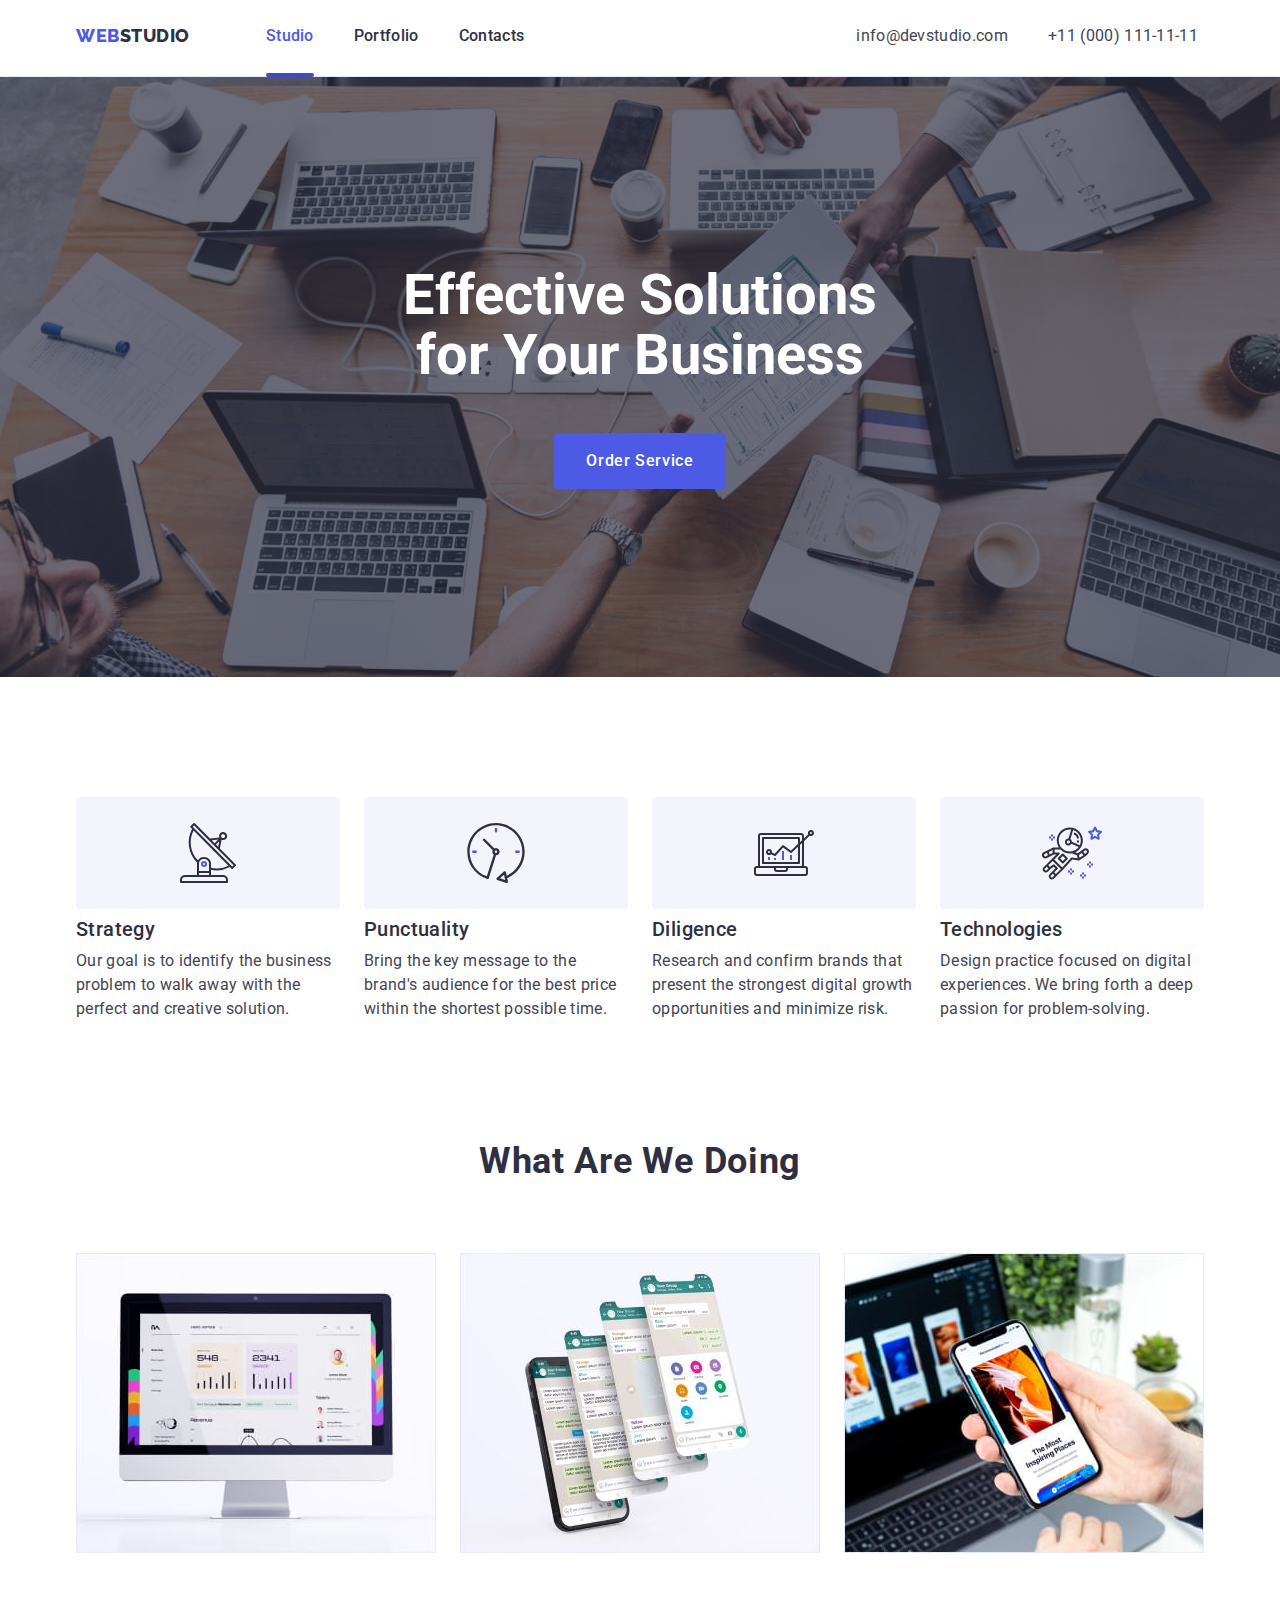
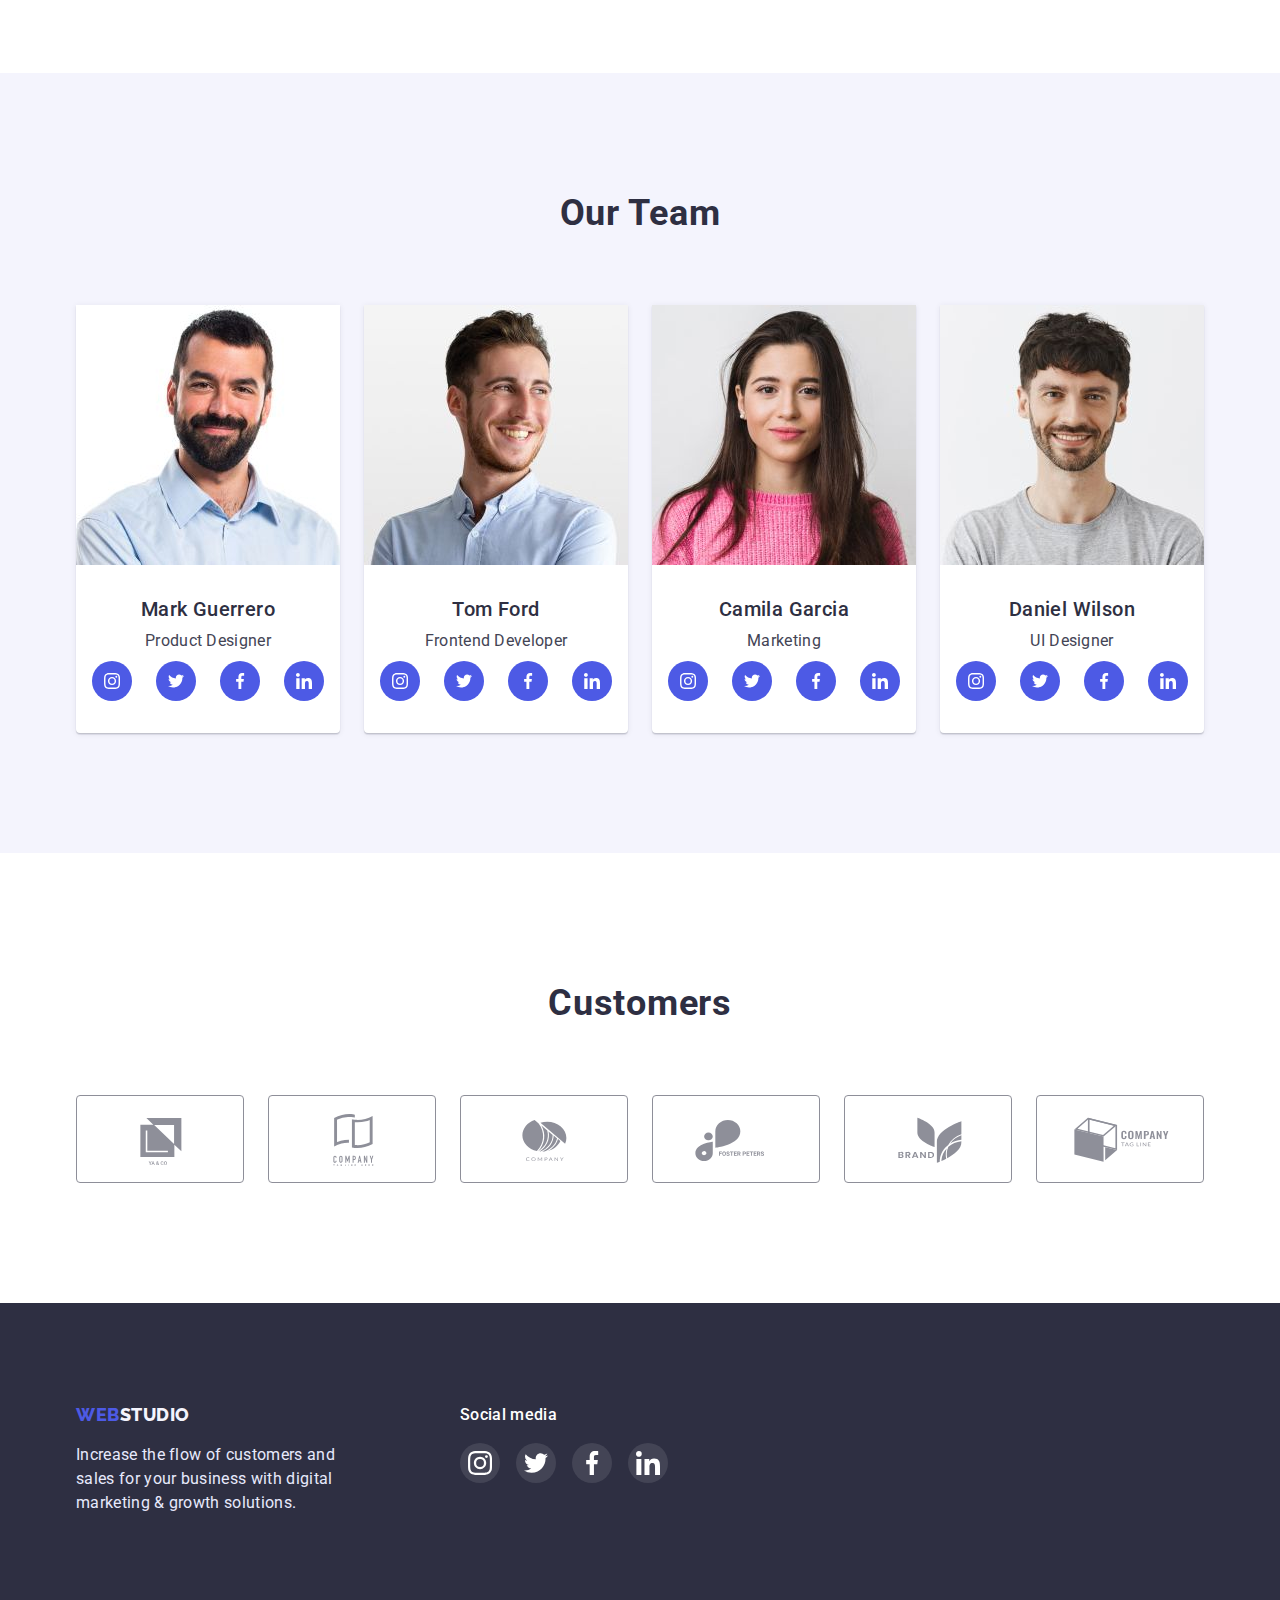
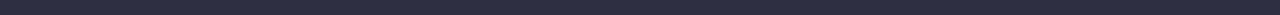
<file: index.html>
<!DOCTYPE html>
<html lang="en">

<head>
    <meta charset="UTF-8" />
    <meta http-equiv="X-UA-Compatible" content="IE=edge" />
    <meta name="viewport" content="width=device-width, initial-scale=1.0" />
    <title>Studio</title>
    <link
        href="https://fonts.googleapis.com/css2?family=Raleway:wght@800&family=Roboto:wght@400;500;700;900&display=swap"
        rel="stylesheet" />
    <link rel="preconnect" href="https://fonts.googleapis.com" />
    <!-- normolise css -->
    <link rel="stylesheet"
        href="https://cdnjs.cloudflare.com/ajax/libs/modern-normalize/1.1.0/modern-normalize.min.css" />

    <link rel="stylesheet" href="./css/styles.css" />
</head>

<body>
    <header class="border-section">
        <!-- logo -->
        <div class="container logo-nav pad-top-btm">
            <a class="link logo-head" href="index.html"><span class="web">WEB</span>Studio</a>
            <nav>
                <ul class="site-nav list">
                    <li class="nav-item">
                        <a class="link current" href="">Studio</a>
                    </li>
                    <li class="nav-item">
                        <a class="link" href="./portfolio.html">Portfolio</a>
                    </li>
                    <li class="nav-item">
                        <a class="link" href="">Contacts</a>
                    </li>
                </ul>
            </nav>
            <!-- Contacts of Web Studio -->
            <address>
                <ul class="list address-nav">
                    <li class="nav-item">
                        <a class="link" href="mailto:info@devstudio.com">info@devstudio.com</a>
                    </li>
                    <li class="nav-item">
                        <a class="link" href="tel:+110001111111">+11 (000) 111-11-11</a>
                    </li>
                </ul>
            </address>
        </div>
    </header>
    <main>
        <section class="hero">
            <div class="container">
                <h1 class="hero-title">Effective Solutions for Your Business</h1>
                <button type="button" class="button-action" data-modal-open>Order Service</button>
            </div>
        </section>
        <section class="features-section general-section">
            <!-- Our features -->
            <div class="container">
                <h2 class="visually-hidden">Our features</h2>
                <ul class="list features-list">
                    <li class="feature-item">
                        <div class="features">
                            <ul class="list list-features-list">
                                <li class="features-item-icon margin-btm">
                                    <svg class="faetures-icon" width="60" height="64">
                                        <use href="./images/icons.svg#icon-antenna"></use>
                                    </svg>
                                </li>
                        </div>
                        <h3 class="subtitle">Strategy</h3>
                        <p class="text">
                            Our goal is to identify the business problem to walk away with
                            the perfect and creative solution.
                        </p>
                    </li>
                    <li class="feature-item">
                        <div class="features">
                            <ul class="list list-features-list">
                                <li class="features-item-icon margin-btm">
                                    <svg class="faetures-icon" width="60" height="64">
                                        <use href="./images/icons.svg#icon-clock"></use>
                                    </svg>
                                </li>
                        </div>
                        <h3 class="subtitle">Punctuality</h3>
                        <p class="text">
                            Bring the key message to the brand's audience for the best price
                            within the shortest possible time.
                        </p>
                    </li>
                    <li class="feature-item">
                        <div class="features">
                            <ul class="list list-features-list">
                                <li class="features-item-icon margin-btm">
                                    <svg class="faetures-icon" width="60" height="64">
                                        <use href="./images/icons.svg#icon-diagram"></use>
                                    </svg>
                                </li>
                        </div>
                        <h3 class="subtitle">Diligence</h3>
                        <p class="text">
                            Research and confirm brands that present the strongest digital
                            growth opportunities and minimize risk.
                        </p>
                    </li>
                    <li class="feature-item">
                        <div class="features">
                            <ul class="list list-features-list">
                                <li class="features-item-icon margin-btm">
                                    <svg class="faetures-icon" width="60" height="64">
                                        <use href="./images/icons.svg#icon-astronaut"></use>
                                    </svg>
                                </li>
                        </div>
                        <h3 class="subtitle">Technologies</h3>
                        <p class="text">
                            Design practice focused on digital experiences. We bring forth a
                            deep passion for problem-solving.
                        </p>
                    </li>
                </ul>
            </div>
        </section>
        <section class="doing-section general-section pad-top">
            <!-- What are we doing -->
            <div class="container pad-top">
                <h2 class="title">What are we doing</h2>
                <ul class="list doing-list">
                    <li>
                        <img class="image" src="./images/monitor.jpg" alt="monitor" width="360" height="300" />
                    </li>
                    <li>
                        <img class="image" src="./images/iphone.jpg" alt="phone screen" width="360" height="300" />
                    </li>
                    <li>
                        <img class="image" src="./images/iphone-in-hand.jpg" alt="phone in hand" width="360"
                            height="300" />
                    </li>
                </ul>
            </div>
        </section>
        <section class="team-section general-section">
            <!-- team members -->
            <div class="container">
                <h2 class="title">Our team</h2>
                <ul class="list team-list">
                    <li class="team-card">
                        <img class="image img-card" src="./images/mark.jpg" alt="man in a shirt with a beard"
                            width="264" height="260" />
                        <div class="team-descript">
                            <h3 class="subtitle">Mark Guerrero</h3>
                            <p class="text margin-btm">Product Designer</p>
                            <ul class="socials list">
                                <li class="socials-item">
                                    <a class="socials-link" href="https://www.instagram.com" aria-label="Instagram"
                                        target="_blank" rel="noopener noreferrer">
                                        <svg class="socials-icon" width="16" height="16">
                                            <use href="./images/icons.svg#icon-instagram"></use>
                                        </svg>
                                    </a>
                                </li>
                                <li class="socials-item">
                                    <a class="socials-link" href="https://www.twitter.com" aria-label="Twitter"
                                        target="_blank" rel="noopener noreferrer">
                                        <svg class="socials-icon" width="16" height="16">
                                            <use href="./images/icons.svg#icon-twitter"></use>
                                        </svg>
                                    </a>
                                </li>
                                <li class="socials-item">
                                    <a class="socials-link" href="https://uk-ua.facebook.com" aria-label="Facebook"
                                        target="_blank" rel="noopener noreferrer">
                                        <svg class="socials-icon" width="16" height="16">
                                            <use href="./images/icons.svg#icon-facebook"></use>
                                        </svg>
                                    </a>
                                </li>
                                <li class="socials-item">
                                    <a class="socials-link" href="https://www.linkedin.com" aria-label="Linkedin"
                                        target="_blank" rel="noopener noreferrer">
                                        <svg class="socials-icon" width="16" height="16">
                                            <use href="./images/icons.svg#icon-linkedin"></use>
                                        </svg>
                                    </a>
                                </li>
                            </ul>
                        </div>
                    </li>
                    <li class="team-card">
                        <img class="image img-card" src="./images/tom.jpg" alt="smiling man" width="264" height="260" />
                        <div class="team-descript">
                            <h3 class="subtitle">Tom Ford</h3>
                            <p class="text margin-btm">Frontend Developer</p>
                            <ul class="socials list">
                                <li class="socials-item">
                                    <a class="socials-link" href="https://www.instagram.com" aria-label="Instagram"
                                        target="_blank" rel="noopener noreferrer">
                                        <svg class="socials-icon" width="16" height="16">
                                            <use href="./images/icons.svg#icon-instagram"></use>
                                        </svg>
                                    </a>
                                </li>
                                <li class="socials-item">
                                    <a class="socials-link" href="https://www.twitter.com" aria-label="Twitter"
                                        target="_blank" rel="noopener noreferrer">
                                        <svg class="socials-icon" width="16" height="16">
                                            <use href="./images/icons.svg#icon-twitter"></use>
                                        </svg>
                                    </a>
                                </li>
                                <li class="socials-item">
                                    <a class="socials-link" href="https://uk-ua.facebook.com" aria-label="Facebook"
                                        target="_blank" rel="noopener noreferrer">
                                        <svg class="socials-icon" width="16" height="16">
                                            <use href="./images/icons.svg#icon-facebook"></use>
                                        </svg>
                                    </a>
                                </li>
                                <li class="socials-item">
                                    <a class="socials-link" href="https://www.linkedin.com" aria-label="Linkedin"
                                        target="_blank" rel="noopener noreferrer">
                                        <svg class="socials-icon" width="16" height="16">
                                            <use href="./images/icons.svg#icon-linkedin"></use>
                                        </svg>
                                    </a>
                                </li>
                            </ul>
                        </div>
                    </li>
                    <li class="team-card">
                        <img class="image img-card" src="./images/camila.jpg" alt="girl in a pink sweater" width="264"
                            height="260" />
                        <div class="team-descript">
                            <h3 class="subtitle">Camila Garcia</h3>
                            <p class="text margin-btm">Marketing</p>
                            <ul class="socials list">
                                <li class="socials-item">
                                    <a class="socials-link" href="https://www.instagram.com" aria-label="Instagram"
                                        target="_blank" rel="noopener noreferrer">
                                        <svg class="socials-icon" width="16" height="16">
                                            <use href="./images/icons.svg#icon-instagram"></use>
                                        </svg>
                                    </a>
                                </li>
                                <li class="socials-item">
                                    <a class="socials-link" href="https://www.twitter.com" aria-label="Twitter"
                                        target="_blank" rel="noopener noreferrer">
                                        <svg class="socials-icon" width="16" height="16">
                                            <use href="./images/icons.svg#icon-twitter"></use>
                                        </svg>
                                    </a>
                                </li>
                                <li class="socials-item">
                                    <a class="socials-link" href="https://uk-ua.facebook.com" aria-label="Facebook"
                                        target="_blank" rel="noopener noreferrer">
                                        <svg class="socials-icon" width="16" height="16">
                                            <use href="./images/icons.svg#icon-facebook"></use>
                                        </svg>
                                    </a>
                                </li>
                                <li class="socials-item">
                                    <a class="socials-link" href="https://www.linkedin.com" aria-label="Linkedin"
                                        target="_blank" rel="noopener noreferrer">
                                        <svg class="socials-icon" width="16" height="16">
                                            <use href="./images/icons.svg#icon-linkedin"></use>
                                        </svg>
                                    </a>
                                </li>
                            </ul>
                        </div>
                    </li>
                    <li class="team-card">
                        <img class="image img-card" src="./images/daniel.jpg" alt="man in a t-shirt" width="264"
                            height="260" />
                        <div class="team-descript">
                            <h3 class="subtitle">Daniel Wilson</h3>
                            <p class="text margin-btm">UI Designer</p>
                            <ul class="socials list">
                                <li class="socials-item">
                                    <a class="socials-link" href="https://www.instagram.com" aria-label="Instagram"
                                        target="_blank" rel="noopener noreferrer">
                                        <svg class="socials-icon" width="16" height="16">
                                            <use href="./images/icons.svg#icon-instagram"></use>
                                        </svg>
                                    </a>
                                </li>
                                <li class="socials-item">
                                    <a class="socials-link" href="https://www.twitter.com" aria-label="Twitter"
                                        target="_blank" rel="noopener noreferrer">
                                        <svg class="socials-icon" width="16" height="16">
                                            <use href="./images/icons.svg#icon-twitter"></use>
                                        </svg>
                                    </a>
                                </li>
                                <li class="socials-item">
                                    <a class="socials-link" href="https://uk-ua.facebook.com" aria-label="Facebook"
                                        target="_blank" rel="noopener noreferrer">
                                        <svg class="socials-icon" width="16" height="16">
                                            <use href="./images/icons.svg#icon-facebook"></use>
                                        </svg>
                                    </a>
                                </li>
                                <li class="socials-item">
                                    <a class="socials-link" href="https://www.linkedin.com" aria-label="Linkedin"
                                        target="_blank" rel="noopener noreferrer">
                                        <svg class="socials-icon" width="16" height="16">
                                            <use href="./images/icons.svg#icon-linkedin"></use>
                                        </svg>
                                    </a>
                                </li>
                            </ul>
                        </div>
                    </li>
                </ul>
            </div>
        </section>
        <section class="customers">
            <div class="container">
                <h2 class="title">Customers</h2>
                <ul class="customers-list list">
                    <li class="customers-item">
                        <a class="customers-link" href="">
                            <svg class="customers-icon" width="104" height="56">
                                <use href="./images/icons.svg#icon-Logo"></use>
                            </svg>
                        </a>
                    </li>
                    <li class="customers-item">
                        <a class="customers-link" href="">
                            <svg class="customers-icon" width="104" height="56">
                                <use href="./images/icons.svg#icon-Logo-1"></use>
                            </svg>
                        </a>
                    </li>
                    <li class="customers-item">
                        <a class="customers-link" href="">
                            <svg class="customers-icon" width="104" height="56">
                                <use href="./images/icons.svg#icon-Logo-2"></use>
                            </svg>
                        </a>
                    </li>
                    <li class="customers-item">
                        <a class="customers-link" href="">
                            <svg class="customers-icon" width="104" height="56">
                                <use href="./images/icons.svg#icon-Logo-3"></use>
                            </svg>
                        </a>
                    </li>
                    <li class="customers-item">
                        <a class="customers-link" href="">
                            <svg class="customers-icon" width="104" height="56">
                                <use href="./images/icons.svg#icon-Logo-4"></use>
                            </svg>
                        </a>
                    </li>
                    <li class="customers-item">
                        <a class="customers-link" href="">
                            <svg class="customers-icon" width="104" height="56">
                                <use href="./images/icons.svg#icon-Logo-5"></use>
                            </svg>
                        </a>
                    </li>
                </ul>
            </div>

        </section>
    </main>
    <footer class="footer ">
        <div class="container footer-content-wrap">
            <div class="footer-logo-side">
                <a class="link logo-foot pad-top-btm" href="index.html"><span class="web">WEB</span>Studio</a>
                <p class="text text-foot logo-descript">
                    Increase the flow of customers and sales for your business with
                    digital marketing & growth solutions.
                </p>
            </div>
            <div class="footer-social-side">
                <p class="foot-title">Social media</p>
                <ul class="foot-list list">
                    <li class="foot-item">
                        <a class="foot-link" href="https://www.instagram.com" aria-label="Instagram" target="_blank"
                            rel="noopener noreferrer">
                            <svg class="foot-icon" width="24" height="24">
                                <use href="./images/icons.svg#icon-instagram"></use>
                            </svg>
                        </a>
                    </li>
                    <li class="foot-item">
                        <a class="foot-link" href="https://www.twitter.com" aria-label="Twitter" target="_blank"
                            rel="noopener noreferrer">
                            <svg class="foot-icon" width="24" height="24">
                                <use href="./images/icons.svg#icon-twitter"></use>
                            </svg>
                        </a>
                    </li>
                    <li class="foot-item">
                        <a class="foot-link" href="https://www.instagram.com" aria-label="Facebook" target="_blank"
                            rel="noopener noreferrer">
                            <svg class="foot-icon" width="24" height="24">
                                <use href="./images/icons.svg#icon-facebook"></use>
                            </svg>
                        </a>
                    </li>
                    <li class="foot-item">
                        <a class="foot-link" href="https://www.instagram.com" aria-label="Facebook" target="_blank"
                            rel="noopener noreferrer">
                            <svg class="foot-icon" width="24" height="24">
                                <use href="./images/icons.svg#icon-linkedin"></use>
                            </svg>
                        </a>
                    </li>
                </ul>
            </div>
        </div>
    </footer>
    <div class="backdrop is-hidden" data-modal>
        <div class="modal">
            <button class="modal-button" type="button" data-modal-close>
                <svg class="modal-icon" width="8" height="8">
                    <use href="./images/icons.svg#icon-close"></use>
                </svg>
            </button>
        </div>
    </div>
    <script src="./js/modal.js"></script>
</body>

</html>
</file>
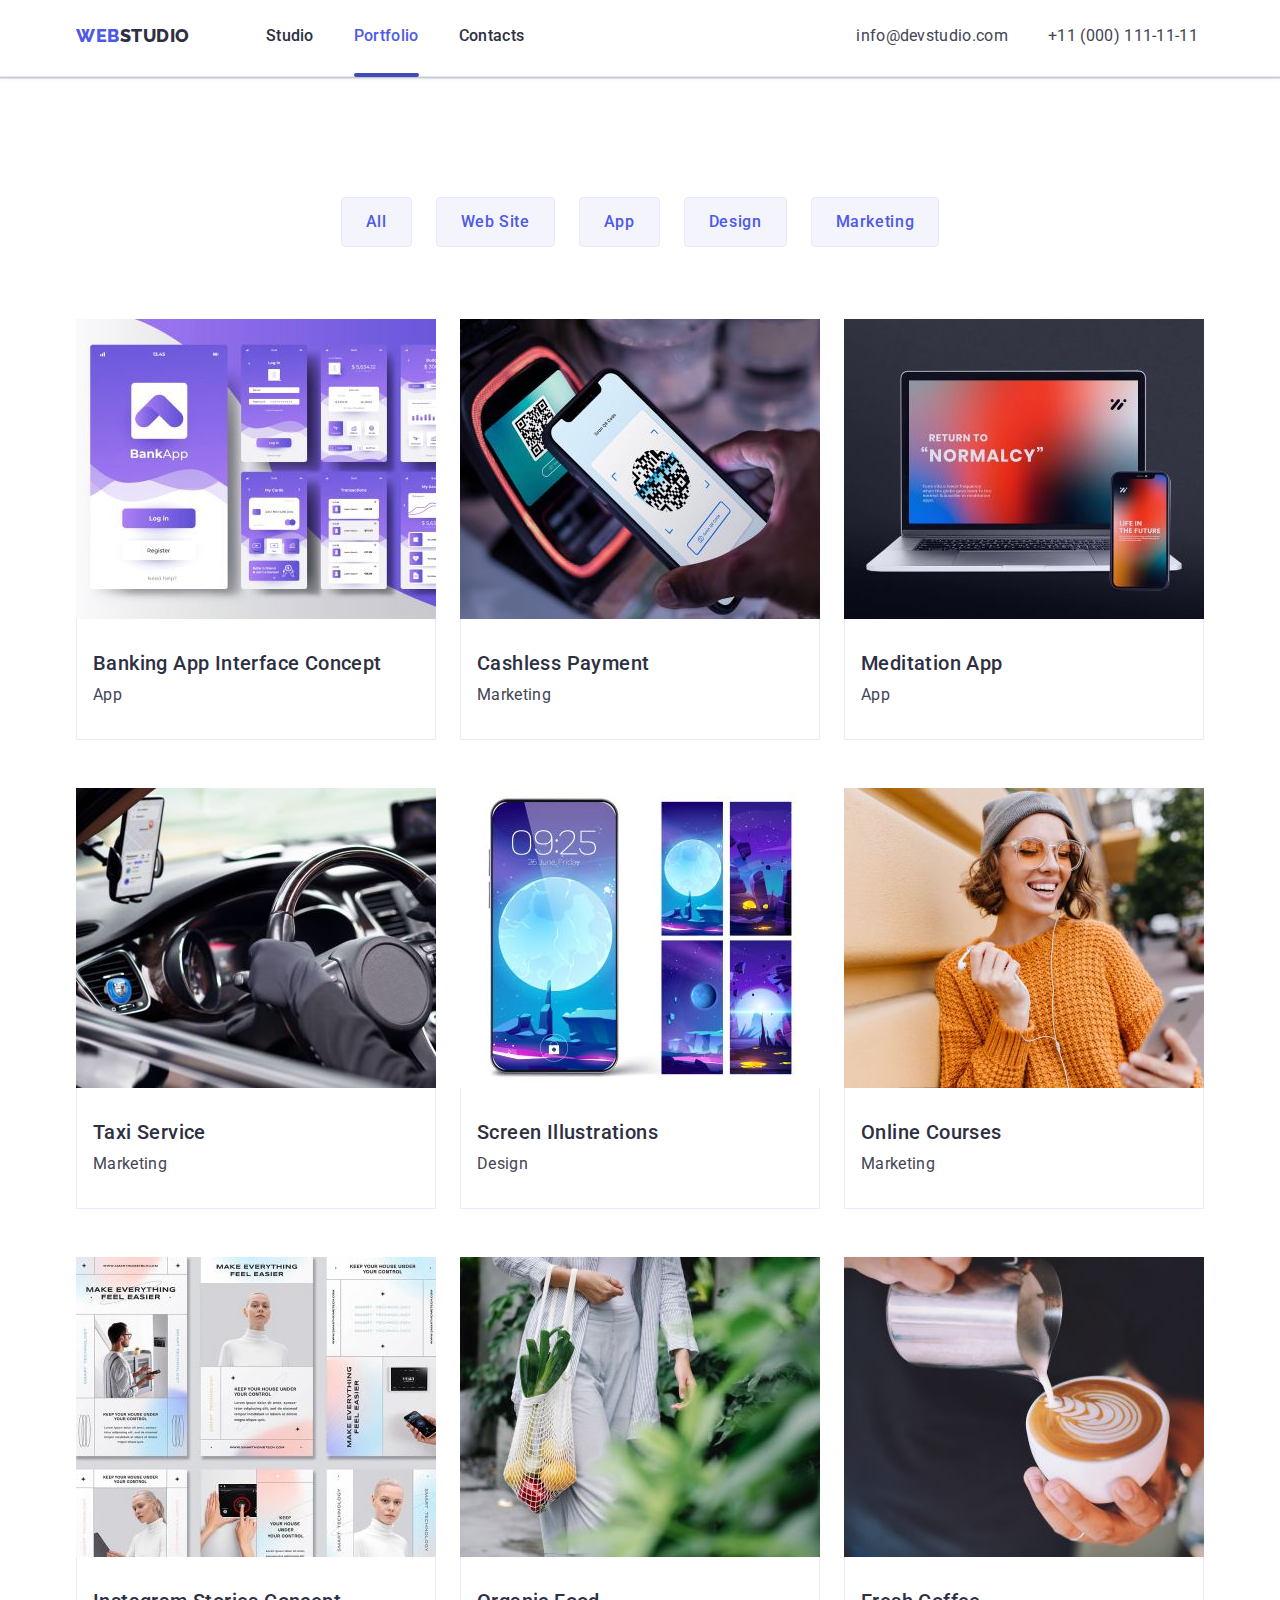
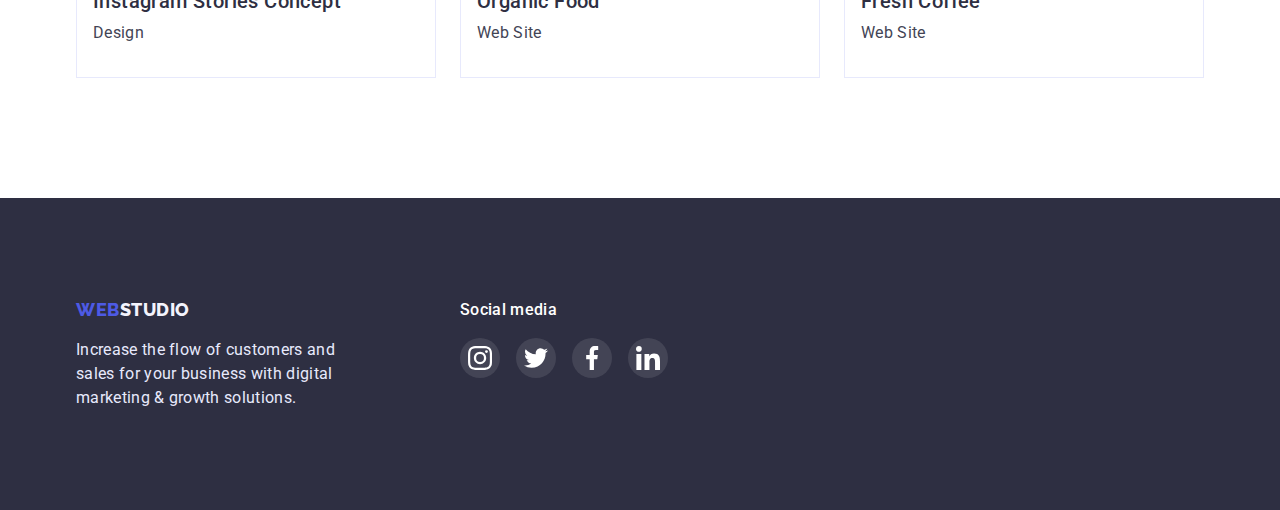
<file: portfolio.html>
<!DOCTYPE html>
<html lang="en">

<head>
    <meta charset="UTF-8">
    <meta http-equiv="X-UA-Compatible" content="IE=edge">
    <meta name="viewport" content="width=device-width, initial-scale=1.0">
    <title>Portfolio</title>
    <link
        href="https://fonts.googleapis.com/css2?family=Raleway:wght@800&family=Roboto:wght@400;500;700;900&display=swap"
        rel="stylesheet">
    <link href="https://cdnjs.cloudflare.com/ajax/libs/modern-normalize/1.1.0/modern-normalize.min.css"
        rel="stylesheet">
    <link href="./css/styles.css" rel="stylesheet">
</head>

<body>
    <header class="border-section">
        <!-- logo -->
        <div class="container logo-nav pad-top-btm">
            <a class="link logo-head" href="index.html"><span class="web">WEB</span>Studio</a>
            <nav>
                <ul class="site-nav list">
                    <li class="nav-item"><a class="link" href="index.html">Studio</a></li>
                    <li class="nav-item"><a class="link current" href>Portfolio</a></li>
                    <li class="nav-item"><a class="link" href>Contacts</a></li>
                </ul>
            </nav>
            <!-- Contacts of Web Studio -->
            <address>
                <ul class="list address-nav">
                    <li class="nav-item">
                        <a class="link" href="mailto:info@devstudio.com">info@devstudio.com</a>
                    </li>
                    <li class="nav-item">
                        <a class="link" href="tel:+110001111111">+11 (000) 111-11-11</a>
                    </li>
                </ul>
            </address>
        </div>
    </header>
    <main>
        <!--Page navigation-->
        <section class="portfolio-section">
            <div class="container pad-top">
                <h1 class="visually-hidden">Our services</h1>
                <ul class="list choice-button">
                    <li class="button-item">
                        <button class="button-nav" type="button btn-portfolio-active">All</button>
                    </li>
                    <li class="button-item">
                        <button class="button-nav" type="button">Web Site</button>
                    </li>
                    <li class="button-item">
                        <button class="button-nav" type="button">App</button>
                    </li>
                    <li class="button-item">
                        <button class="button-nav" type="button">Design</button>
                    </li>
                    <li class="button-item">
                        <button class="button-nav" type="button">Marketing</button>
                    </li>
                </ul>

                <ul class="list list-choice">
                    <li class="choice-card">
                        <a class="cards-link" href>
                            <div class="overlay-wrapper">
                                <img class="image-portfolio" src="./images/images-portfolio/pic1.jpg"
                                    alt="app interface shots" width="360" height="300">
                                <p class="overlay-text">14 Stylish and User-Friendly App Design Concepts · Task Manager
                                    App
                                    · Calorie Tracker App · Exotic Fruit Ecommerce App · Cloud Storage App</p>
                            </div>
                            <div class="card-descript">
                                <h2 class="subtitle">Banking App Interface Concept</h2>
                                <p class="text">App</p>
                            </div>
                        </a>
                    </li>
                    <li class="choice-card">
                        <a class="cards-link" href>
                            <div class="overlay-wrapper">
                                <img class="image-portfolio" src="./images/images-portfolio/pic2.jpg"
                                    alt="text-list of apps for cashless payment" width="360" height="300">
                                <p class="overlay-text">14 Stylish and User-Friendly App Design Concepts · Task Manager
                                    App
                                    · Calorie Tracker App · Exotic Fruit Ecommerce App · Cloud Storage App</p>
                            </div>
                            <div class="card-descript">
                                <h2 class="subtitle">Cashless Payment</h2>
                                <p class="text">Marketing</p>
                            </div>
                        </a>
                    </li>
                    <li class="choice-card">
                        <a class="cards-link" href>
                            <div class="overlay-wrapper">
                                <img class="image-portfolio" src="./images/images-portfolio/pic3.jpg"
                                    alt="editation app on laptop and phone screen" width="360" height="300">
                                <p class="overlay-text">14 Stylish and User-Friendly App Design Concepts · Task Manager
                                    App
                                    · Calorie Tracker App · Exotic Fruit Ecommerce App · Cloud Storage App</p>
                            </div>
                            <div class="card-descript">
                                <h2 class="subtitle">Meditation App</h2>
                                <p class="text">App</p>
                            </div>
                        </a>
                    </li>
                    <li class="choice-card">
                        <a class="cards-link" href>
                            <div class="overlay-wrapper">
                                <img class="image-portfolio" src="./images/images-portfolio/pic4.jpg"
                                    alt="navigatiln app on the phone screen in front of the car driver" width="360"
                                    height="300">
                                <p class="overlay-text">14 Stylish and User-Friendly App Design Concepts · Task Manager
                                    App
                                    · Calorie Tracker App · Exotic Fruit Ecommerce App · Cloud Storage App</p>
                            </div>
                            <div class="card-descript">
                                <h2 class="subtitle">Taxi Service</h2>
                                <p class="text">Marketing</p>
                            </div>
                        </a>
                    </li>
                    <li class="choice-card">
                        <a class="cards-link" href>
                            <div class="overlay-wrapper">
                                <img class="image-portfolio" src="./images/images-portfolio/pic5.jpg"
                                    alt="phone screen with beautiful wallpaper" width="360" height="300">
                                <p class="overlay-text">14 Stylish and User-Friendly App Design Concepts · Task Manager
                                    App
                                    · Calorie Tracker App · Exotic Fruit Ecommerce App · Cloud Storage App</p>
                            </div>
                            <div class="card-descript">
                                <h2 class="subtitle">Screen Illustrations</h2>
                                <p class="text">Design</p>
                            </div>
                        </a>
                    </li>
                    <li class="choice-card">
                        <a class="cards-link" href>
                            <div class="overlay-wrapper">
                                <img class="image-portfolio" src="./images/images-portfolio/pic6.jpg"
                                    alt="smiling girl in an orange sweater looks at the phone scree" width="360"
                                    height="300">
                                <p class="overlay-text">14 Stylish and User-Friendly App Design Concepts · Task Manager
                                    App
                                    · Calorie Tracker App · Exotic Fruit Ecommerce App · Cloud Storage App</p>
                            </div>
                            <div class="card-descript">
                                <h2 class="subtitle">Online Courses</h2>
                                <p class="text">Marketing</p>
                            </div>
                        </a>
                    </li>
                    <li class="choice-card">
                        <a class="cards-link" href>
                            <div class="overlay-wrapper">
                                <img class="image-portfolio" src="./images/images-portfolio/pic7.jpg"
                                    alt="phone screen wiht picktures arranged in a grid" width="360" height="300">
                                <p class="overlay-text">14 Stylish and User-Friendly App Design Concepts · Task Manager
                                    App
                                    · Calorie Tracker App · Exotic Fruit Ecommerce App · Cloud Storage App</p>
                            </div>
                            <div class="card-descript">
                                <h2 class="subtitle">Instagram Stories Concept</h2>
                                <p class="text">Design</p>
                            </div>
                        </a>
                    </li>
                    <li class="choice-card">
                        <a class="cards-link" href>
                            <div class="overlay-wrapper">
                                <img class="image-portfolio" src="./images/images-portfolio/pic8.jpg"
                                    alt="a woman with a shopping bag is walking" width="360" height="300">
                                <p class="overlay-text">14 Stylish and User-Friendly App Design Concepts · Task
                                    Manager
                                    App
                                    · Calorie Tracker App · Exotic Fruit Ecommerce App · Cloud Storage App</p>
                            </div>
                            <div class="card-descript">
                                <h2 class="subtitle">Organic Food</h2>
                                <p class="text">Web Site</p>
                            </div>
                        </a>
                    </li>
                    <li class="choice-card">
                        <a class="cards-link" href>
                            <div class="overlay-wrapper">
                                <img class="image-portfolio" src="./images/images-portfolio/pic9.jpg"
                                    alt="a man pours cream into coffee creating a beautiful pattern" width="360"
                                    height="300">
                                <p class="overlay-text">14 Stylish and User-Friendly App Design Concepts · Task Manager
                                    App
                                    · Calorie Tracker App · Exotic Fruit Ecommerce App · Cloud Storage App</p>
                            </div>
                            <div class="card-descript">
                                <h2 class="subtitle">Fresh Coffee</h2>
                                <p class="text">Web Site</p>
                            </div>
                        </a>
                    </li>
                </ul>
            </div>
        </section>
    </main>
    <footer class="footer ">
        <div class="container footer-content-wrap">
            <div class="footer-logo-side">
                <a class="link logo-foot pad-top-btm" href="index.html"><span class="web">WEB</span>Studio</a>
                <p class="text text-foot logo-descript">
                    Increase the flow of customers and sales for your business with
                    digital marketing & growth solutions.
                </p>
            </div>
            <div class="footer-social-side">
                <h4 class="foot-title">Social media</h4>
                <ul class="foot-list list">
                    <li class="foot-item">
                        <a class="foot-link" href="https://www.instagram.com" aria-label="Instagram" target="_blank"
                            rel="noopener noreferrer">
                            <svg class="foot-icon" width="24" height="24">
                                <use href="./images/icons.svg#icon-instagram"></use>
                            </svg>
                        </a>
                    </li>
                    <li class="foot-item">
                        <a class="foot-link" href="https://www.twitter.com" aria-label="Twitter" target="_blank"
                            rel="noopener noreferrer">
                            <svg class="foot-icon" width="24" height="24">
                                <use href="./images/icons.svg#icon-twitter"></use>
                            </svg>
                        </a>
                    </li>
                    <li class="foot-item">
                        <a class="foot-link" href="https://www.instagram.com" aria-label="Facebook" target="_blank"
                            rel="noopener noreferrer">
                            <svg class="foot-icon" width="24" height="24">
                                <use href="./images/icons.svg#icon-facebook"></use>
                            </svg>
                        </a>
                    </li>
                    <li class="foot-item">
                        <a class="foot-link" href="https://www.instagram.com" aria-label="Facebook" target="_blank"
                            rel="noopener noreferrer">
                            <svg class="foot-icon" width="24" height="24">
                                <use href="./images/icons.svg#icon-linkedin"></use>
                            </svg>
                        </a>
                    </li>
                </ul>
            </div>
        </div>
    </footer>
</body>

</html>
</file>
<file: css/styles.css>
:root {
  /* BGC */
  --bgc-dark: #2e2f42;
  --bgc-light: #f4f4fd;
  --bgc-image: #e7e9fc;
  /* text color */
  --hero-text-color: #ffffff;
  --accent-color: #4d5ae5;
  --button-text-color: #ffffff;
  --button-click-color: #404bbf;
  --p-txt-secondary: #e7e9fc;
  --primary-text-color: #2e2f42;
  --secondary-text-color: #434455;
  --border: #8e8f99;

  /* font family */
  --primery-font: 'Roboto', sans-serif;
  --secondary-font: 'Raleway', sans-serif;

  /* OTHER */
  --col-gap: 24px;
  --row-gap: 48px;
  --anim-cubic: 250ms cubic-bezier(0.4, 0, 0.2, 1);
}

.visually-hidden {
  position: absolute;
  overflow: hidden;
  clip: rect(0 0 0 0);
  width: 1px;
  height: 1px;
  margin: -1px;
  padding: 0;
  border: 0;

  white-space: nowrap;
  clip-path: inset(100%);
}

/**
  |============================
  | body
  |============================
*/
body {
  background-color: #ffffff;
  color: var(--primary-text-color);
  font-size: 16px;
  font-family: var(--primery-font);
}

/**
  |============================
  | primary decoration
  |============================
*/
.link {
  position: relative;
  display: block;
  padding-top: 24px;
  padding-bottom: 28px;
  font-style: normal;
  text-decoration: none;
  transition: color var(--anim-cubic);
}

.list {
  margin: 0px;
  padding: 0px;
  list-style: none;
}

.title {
  margin-top: 0px;
  margin-bottom: 72px;
  font-weight: 700;
  font-size: 36px;
  line-height: 40px;
  letter-spacing: 0.02em;
  text-align: center;
  text-transform: capitalize;
}

.subtitle {
  margin-top: 0px;
  margin-bottom: 8px;
  font-weight: 500;
  font-size: 20px;
  line-height: calc(24 / 20);
  letter-spacing: 0.02em;
}

.text {
  margin-top: 0px;
  margin-bottom: 0px;

  color: var(--secondary-text-color);
  font-weight: 400;
  font-size: 16px;
  line-height: calc(24 / 16);
  letter-spacing: 0.02em;
}

.container {
  width: 1158px;
  margin-right: auto;
  margin-left: auto;
  padding-right: 15px;
  padding-left: 15px;
}

.pad-top-btm {
  padding-top: 0px;
  padding-bottom: 0px;
}

.image {
  display: block;
  max-width: 100%;
  height: auto;
}

.border-section {
  border-bottom: 1px solid #e7e9fc;
  box-shadow: 0px 2px 1px rgba(46, 47, 66, 0.08),
    0px 1px 1px rgba(46, 47, 66, 0.16), 0px 1px 6px rgba(46, 47, 66, 0.08);
}

.general-section {
  padding-top: 120px;
  padding-bottom: 120px;
}
.pad-top {
  padding-top: 0px;
}

.margin-btm {
  margin-bottom: 8px;
}
/**
  |============================
  | Header Section
  |============================
*/
/* Logo */
.logo-nav {
  display: flex;
}

.logo-head {
  margin-right: 76px;

  color: var(--primary-text-color);
  font-weight: 800;
  font-size: 18px;

  font-family: var(--secondary-font);
  line-height: calc(24 / 18);
  letter-spacing: 0.03em;
  text-transform: uppercase;
}

.web {
  color: var(--accent-color);
}

/* Navigation */
.site-nav {
  display: flex;
  margin-right: 332px;
}

.site-nav .link {
  color: var(--primary-text-color);
  font-weight: 500;
  line-height: calc(24 / 16);
  letter-spacing: 0.02em;
}

.site-nav .link.current {
  color: var(--accent-color);
}

.link.current::after {
  content: '';
  position: absolute;
  bottom: -1px;
  display: block;
  width: 100%;
  height: 4px;
  border-radius: 2px;
  background-color: var(--button-click-color);
}

/* NAV-ITEM margin */

.nav-item + .nav-item {
  margin-left: 40px;
}

/* Address */
.address-nav {
  display: flex;
}

.address-nav .link {
  color: var(--secondary-text-color);
  line-height: calc(24 / 16);
  letter-spacing: 0.02em;
}

.link:hover,
.link:focus {
  color: var(--accent-color);
}

/**
  |============================
  | Hero section
  |============================
*/
.hero {
  max-width: 1440px;
  margin-right: auto;
  margin-left: auto;
  padding-top: 188px;
  padding-bottom: 188px;
  background-color: #2e2f42;
  background-image: linear-gradient(
      rgba(46, 47, 66, 0.7),
      rgba(46, 47, 66, 0.7)
    ),
    url(../images/office.jpg);
  background-size: cover;
  background-repeat: no-repeat;
  text-align: center;
}

.hero-title {
  width: 494px;
  margin-top: 0px;
  margin-right: auto;
  margin-bottom: 48px;
  margin-left: auto;
  color: var(--hero-text-color);
  font-weight: 700;
  font-size: 56px;
  line-height: calc(60 / 56);
}

/*Hero Button */
.button-action {
  min-width: 169px;
  min-height: 56px;
  padding: 16px 32px;
  border: none;
  border-radius: 4px;

  background-color: var(--accent-color);
  color: var(--button-text-color);
  font-weight: 500;
  font-size: 16px;
  font-family: inherit;
  line-height: calc(24 / 16);
  letter-spacing: 0.04em;
  cursor: pointer;
  transition: background-color var(--anim-cubic);
}
.button-action:active,
.button-action:hover,
.button-action:focus {
  background-color: var(--button-click-color);
  box-shadow: 0px 4px 4px rgba(0, 0, 0, 0.15);
}

/**
  |============================
  | Features Section
  |============================
*/
.features-section {
  background-color: #ffffff;
}

.features-list {
  display: flex;
  flex-wrap: wrap;
  gap: 24px;
}

.list-features-list {
  display: flex;
  gap: 24px;
}

.feature-item {
  flex-basis: calc((100% - 72px) / 4);
  width: 264px;
}

.features-item-icon {
  display: flex;
  gap: 24px;
  justify-content: center;
  align-items: center;
  width: 264px;
  height: 112px;
  border-radius: 4px;
  background-color: var(--bgc-light);
}

/**
  |============================
  | Doing Section
  |============================
*/
.doing-section {
  background-color: #ffffff;
}

.doing-list {
  display: flex;
  flex-wrap: wrap;
  gap: 24px;
}

/**
  |============================
  | Team section
  |============================
*/
.team-section {
  background-color: #f4f4fd;
}

.team-list {
  display: flex;
  flex-wrap: wrap;
  gap: 24px;
}

.team-card {
  flex-basis: calc((100% - 72px) / 4);
  width: 264px;
  border-radius: 0px 0px 4px 4px;
  background: #ffffff;
  box-shadow: 0px 1px 6px rgba(46, 47, 66, 0.08),
    0px 1px 1px rgba(46, 47, 66, 0.16), 0px 2px 1px rgba(46, 47, 66, 0.08);
  text-align: center;
}

.team-descript {
  padding-top: 32px;
  padding-bottom: 32px;
}

.text-team {
  margin-bottom: 8px;
}

.socials {
  display: flex;
  gap: 24px;
  justify-content: center;
}

.socials-item {
  display: flex;
  justify-content: center;
  align-items: center;
  width: 40px;
  height: 40px;
  border-radius: 50%;
  background-color: var(--accent-color);
}

.socials-link {
  display: flex;
  justify-content: center;
  align-items: center;
  width: 100%;
  height: 100%;
  border-radius: 50%;
  color: #ffffff;
  transition: background-color var(--anim-cubic);
}

.socials-icon {
  fill: currentColor;
}

.socials-link:hover,
.socials-link:focus {
  background-color: var(--button-click-color);
}

/**
  |============================
  | Customers
  |============================
*/
.customers {
  padding-top: 130px;
  padding-bottom: 120px;
}

.customers-list {
  display: flex;
  gap: 24px;
  justify-content: center;
  align-items: center;
}

.customers-item {
  display: flex;
  justify-content: center;
  align-items: center;
  width: 168px;
  height: 88px;
  border: 1px solid var(--border);
  border-radius: 4px;
}

.customers-link {
  display: flex;
  justify-content: center;
  align-items: center;
  width: 100%;
  height: 100%;
  color: var(--border);
  transition: color var(--anim-cubic), border var(--anim-cubic);
}

.customers-link:hover,
.customers-link:focus {
  border: 1px solid var(--button-click-color);
  color: var(--button-click-color);
}

.customers-icon {
  fill: currentColor;
}

/**
  |============================
  | Footer
  |============================
*/

.footer {
  display: flex;
  padding-top: 100px;
  padding-bottom: 100px;
  background-color: #2e2f42;
}

.footer-content-wrap {
  display: flex;
}

.footer-social-side {
  margin-left: 120px;
}

.logo-foot {
  margin-bottom: 16px;
  padding-bottom: 0px;
  font-weight: 800;
  font-size: 18px;
  font-family: 'Raleway', sans-serif;
  line-height: calc(24 / 18);
  letter-spacing: 0.03em;
  text-transform: uppercase;
  transition: color var(--anim-cubic);
}

.logo-foot.link {
  color: #f4f4fd;
}

.logo-descript {
  width: 264px;
}

.text-foot {
  max-width: 270px;
  color: #e7e9fc;
  line-height: 1.5;
}

.logo-foot.link:hover,
.logo-foot.link:focus {
  color: var(--accent-color);
}

.foot-title {
  margin-top: 0;
  margin-bottom: 16px;
  margin-left: 0;
  color: var(--hero-text-color);
  font-weight: 500;
  line-height: calc(24 / 16);
  letter-spacing: 0.02em;
}

.foot-list {
  display: flex;
  gap: 16px;
  width: 208px;
}

.foot-item {
  display: flex;
  justify-content: center;
  align-items: center;
  width: 40px;
  height: 40px;
  border-radius: 50%;
  background-color: rgba(255, 255, 255, 0.1);
}

.foot-link {
  display: flex;
  justify-content: center;
  align-items: center;
  width: 100%;
  height: 100%;
  border-radius: 50%;
  color: #ffffff;
  transition: background-color var(--anim-cubic);
}

.foot-icon {
  fill: currentColor;
}

.foot-link:hover,
.foot-link:focus {
  background-color: #31d0aa;
}

/**
  |============================
  | Portfolio page
  |============================
*/

.portfolio-section {
  padding-top: 120px;
  padding-bottom: 120px;
}
/**
  |============================
  | buttons
  |============================
*/

.button-nav {
  min-width: 69px;
  min-height: 48px;

  padding: 12px 24px;
  border: 1px solid #e7e9fc;
  border-radius: 4px;

  background-color: var(--bgc-light);
  color: var(--accent-color);
  font-weight: 500;
  font-size: 16px;
  font-family: var(--primery-font);
  line-height: calc(24 / 16);
  letter-spacing: 0.04em;
  text-align: center;
  cursor: pointer;
  transition: border-color var(--anim-cubic), background-color var(--anim-cubic),
    color var(--anim-cubic), box-shadow var(--anim-cubic);
}

.button-item:not(:last-child) {
  margin-right: 24px;
}

.button-nav:hover,
.button-nav:focus {
  border-color: var(--button-click-color);
  background-color: var(--accent-color);
  color: var(--button-text-color);
  box-shadow: 0px 3px 1px rgba(0, 0, 0, 0.1), 0px 2px 1px rgba(0, 0, 0, 0.08),
    0px 2px 2px rgba(0, 0, 0, 0.12);
}

.choice-button {
  display: flex;
  justify-content: center;
  margin-bottom: 72px;
  padding-top: 0;
}

/**
  |============================
  | Cards
  |============================
*/
.list-choice {
  display: flex;
  flex-wrap: wrap;
  gap: 48px 24px;

  /* margin-top: calc(-1 * var(--row-gap)); */
  /* margin-left: calc(-1 * var(--col-gap)); */
}

/* flex-basis: calc(100% / 3 - var(--col-gap)); */
/* margin-top: var(--row-gap); */
/* margin-left: var(--col-gap); */

.choise-card {
  box-shadow: 0px 1px 6px rgba(46, 47, 66, 0.08);
}

.choice-card:nth-child(3n) {
  margin-right: 0px;
}

.choice-card:nth-last-child(-n + 3) {
  margin-bottom: 0px;
}

.image-portfolio {
  display: block;
  max-width: 100%;
  height: auto;
}

.card-descript {
  padding-top: 32px;
  padding-bottom: 32px;
  padding-left: 16px;
  border: 1px solid #e7e9fc;
  border-top: none;
  background-color: #ffffff;
}

.cards-link {
  content: '';
  position: relative;
  display: inline-block;
  color: inherit;
  /* box-shadow: 0px 1px 6px rgb(46 47 66 / 8%); */
  text-decoration: none;
  transition: boox-shadow var(--anim-cubic);
}

.cards-link:hover,
.cards-link:focus {
  box-shadow: 0px 1px 6px rgba(46, 47, 66, 0.08),
    0px 1px 1px rgba(46, 47, 66, 0.16), 0px 2px 1px rgba(46, 47, 66, 0.08);
}

.overlay-wrapper {
  position: relative;
  overflow: hidden;
}

.overlay-text {
  content: '';
  position: absolute;
  top: 0;
  left: 0;
  overflow: auto;
  width: 100%;
  height: 100%;
  margin: 0;
  padding: 40px 32px 164px;
  background-color: var(--accent-color);
  color: var(--bgc-light);
  line-height: calc(24 / 16);
  letter-spacing: 0.02em;
  transition: transform var(--anim-cubic);
  transform: translate(0, 100%);
}

.cards-link:hover .overlay-text,
.cards-link:focus .overlay-text {
  transform: translate(0, 0);
}
/**
  |============================
  | modal window
  |============================
*/
.backdrop {
  position: fixed;
  z-index: 1000;
  top: 0;
  left: 0;
  width: 100%;
  height: 100%;
  background-color: rgba(46, 47, 66, 0.4);
  transition: opacity var(--anim-cubic), visibility var(--anim-cubic);
}

.backdrop.is-hidden {
  opacity: 0;
  visibility: hidden;
  pointer-events: visible;
}

.modal {
  position: absolute;
  top: 50%;
  left: 50%;
  transform: translate(-50%, -50%);
  width: 408px;
  height: 576px;
  border-radius: 4px;
  background-color: #fcfcfc;
  box-shadow: 0px 1px 1px rgba(0, 0, 0, 0.14), 0px 1px 3px rgba(0, 0, 0, 0.12),
    0px 2px 1px rgba(0, 0, 0, 0.2);
}

.modal-button {
  display: flex;
  justify-content: center;
  align-items: center;
  position: absolute;
  top: 24px;
  right: 24px;
  min-width: 24px;
  min-height: 24px;
  border-radius: 50%;
  background-color: var(--bgc-image);
  border: 1px solid rgba(0, 0, 0, 0.1);
  cursor: pointer;
  transition: background-color var(--anim-cubic), border-color var(--anim-cubic);
}

.modal-icon {
  transition: fill var(--anim-cubic);
}

.modal-button:hover,
.modal-button:focus {
  background-color: var(--button-click-color);
  border-color: var(--button-click-color);
}

.modal-button:hover .modal-icon,
.modal-button:focus .nodal-icon {
  fill: var(--hero-text-color);
}
</file>
